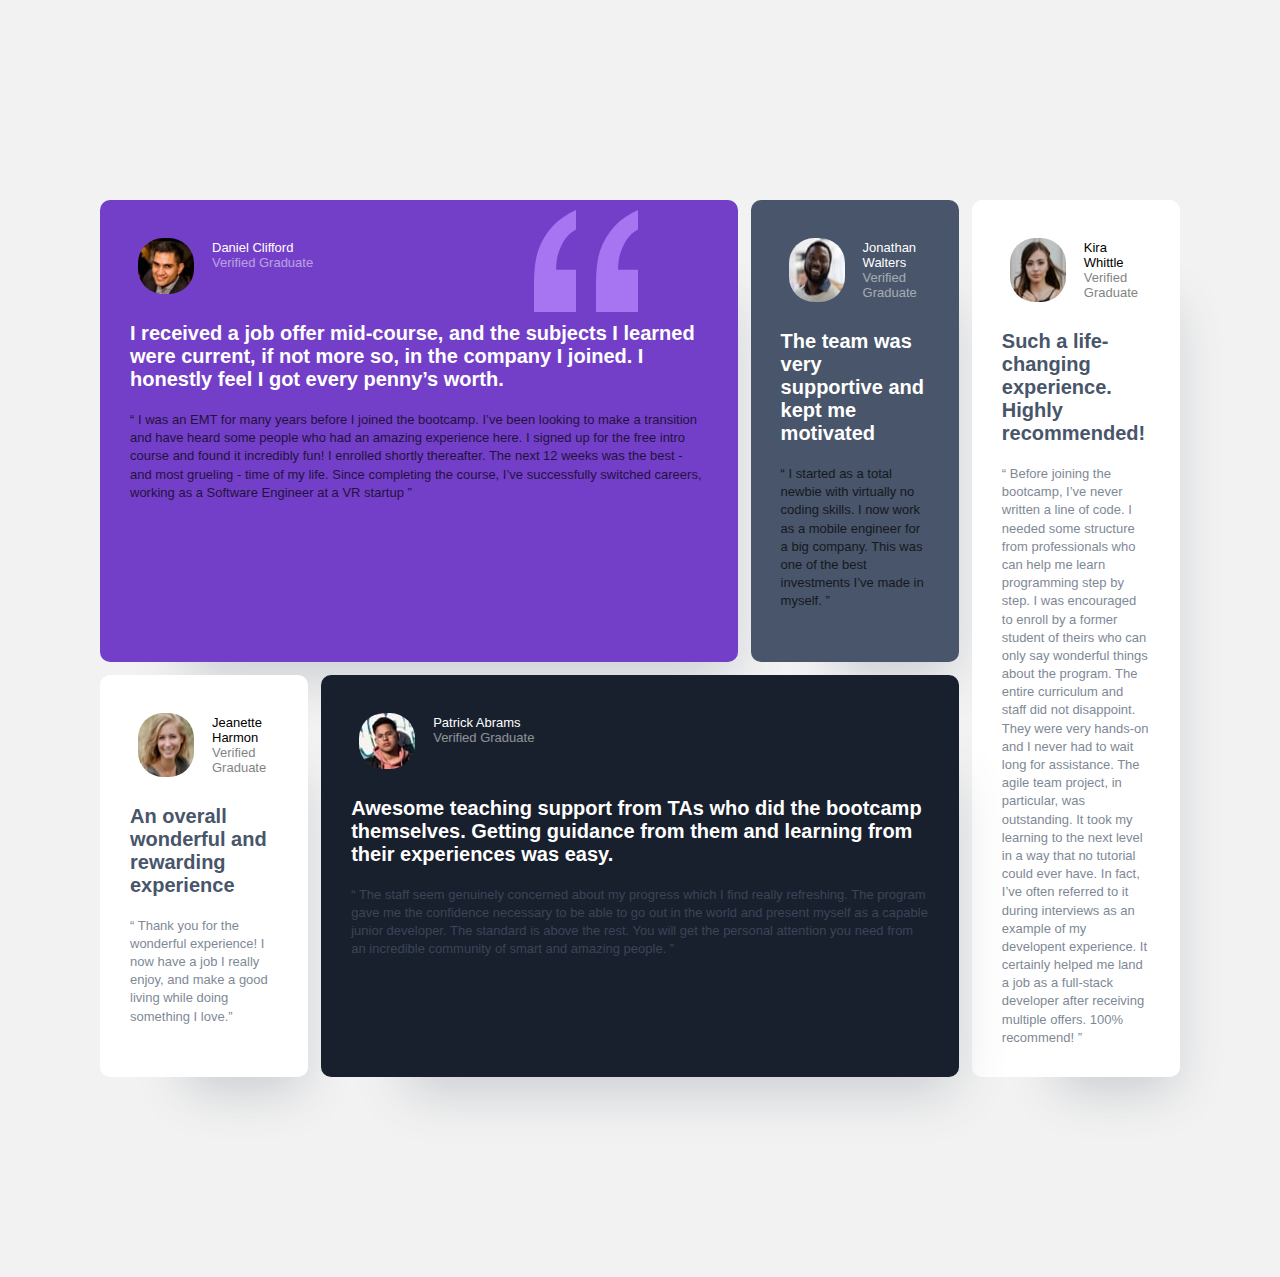
<file: index.html>
<!doctype html>
<html>
<head>
<title>Testimonial</title>
<meta name="description" content="Our first page">
<meta name="keywords" content="html tutorial template">
<link rel="stylesheet" href="index.css">
</head>
<body>
    <div class="testimonialSection1">
        <div class="profile">
            <img src=".\images\image-daniel.jpg" alt="Daniel">
            <div class="userInfo"> 
                <div class = "username">Daniel Clifford</div>
                <div class ="userStatus">Verified Graduate</div>
            </div>
        </div>
        <div class="testimonialText">
        <p>I received a job offer mid-course, 
            and the subjects I learned were current, 
            if not more so, in the company I joined. 
            I honestly feel I got every penny’s worth.</p>
        </div>
        <div class = "userBackground">
             <q> I was an EMT for many years before I joined the bootcamp. 
                I’ve been looking to make a transition and have heard some people who had an amazing experience here. 
                I signed up for the free intro course and found it incredibly fun! I enrolled shortly thereafter. 
                The next 12 weeks was the  best - and most grueling - time of my life. 
                Since completing the course, I’ve  successfully switched careers, working as a Software Engineer at a VR startup
            </q>
        </div>
    </div>
    <div class="testimonialSection2">
        <div class="profile">
            <img src=".\images\image-jonathan.jpg" alt="Daniel">
            <div class="userInfo"> Jonathan Walters
                <div class="userStatus">Verified Graduate</div>
            </div>
        </div>
        <div class="testimonialText">
        <p>The team was very supportive and kept me motivated</p>
        </div>
        <div class = "userBackground">
            <q> I started as a total newbie with virtually no coding skills. 
                I now work as a mobile engineer for a big company. 
                This was one of the best investments I’ve made in myself. </q>
        </div>
    </div>
    <div class="testimonialSection3">
        <div class="profile">
            <img src=".\images\image-kira.jpg" alt="Kira">
            <div class="userInfo"> Kira Whittle
                <div class="userStatus">Verified Graduate</div>
            </div>
        </div>
        <div class="testimonialText">
        <p>Such a life-changing experience. Highly recommended!</p>
        </div>
        <div class = "userBackground">
            <q> Before joining the bootcamp, 
                I’ve never written a line of code. 
                I needed some structure from professionals who can help me learn programming step by step.
                I was encouraged to enroll by a former student of theirs who can only say wonderful things about the program.
                The entire curriculum and staff did not disappoint. 
                They were very hands-on and I never had to wait long for assistance.
                The agile team project, in particular, was outstanding.
                It took my learning to the next level in a way that no tutorial could ever have. In fact,
                I’ve often referred to it during interviews as an example of my developent experience. 
                It certainly helped me land a job as a full-stack developer after receiving multiple offers. 
                100% recommend!
            </q>
        </div>
    </div>
    <div class="testimonialSection4">
        <div class="profile">
            <img src=".\images\image-jeanette.jpg" alt="Jeanette">
            <div class="userInfo"> Jeanette Harmon
                <div class="userStatus">Verified Graduate</div>
            </div>
        </div>
        <div class="testimonialText">
        <p>An overall wonderful and rewarding experience</p>
        </div>
        <div class = "userBackground">
            <q> Thank you for the wonderful experience! 
                I now have a job I really enjoy, 
                and make a good living while doing something I love.</q>
        </div>
    </div>
    <div class="testimonialSection5">
        <div class="profile">
            <img src=".\images\image-patrick.jpg" alt="Patrick">
            <div class="userInfo"> Patrick Abrams
                <div class="userStatus">Verified Graduate</div>
            </div>
        </div>
        <div class="testimonialText">
        <p>Awesome teaching support from TAs who did the bootcamp themselves. 
            Getting guidance from them and learning from their experiences was easy.</p>
        </div>
        <div class = "userBackground">
            <q> The staff seem genuinely concerned about my progress which I find really refreshing. The program gave me the confidence necessary to be able to go out in the world and present myself as a capable junior developer. 
                The standard is above the rest. 
                You will get the personal attention you need from an incredible community of smart and amazing people.  </q>
        </div>
    </div>
</body>
</html>
</file>
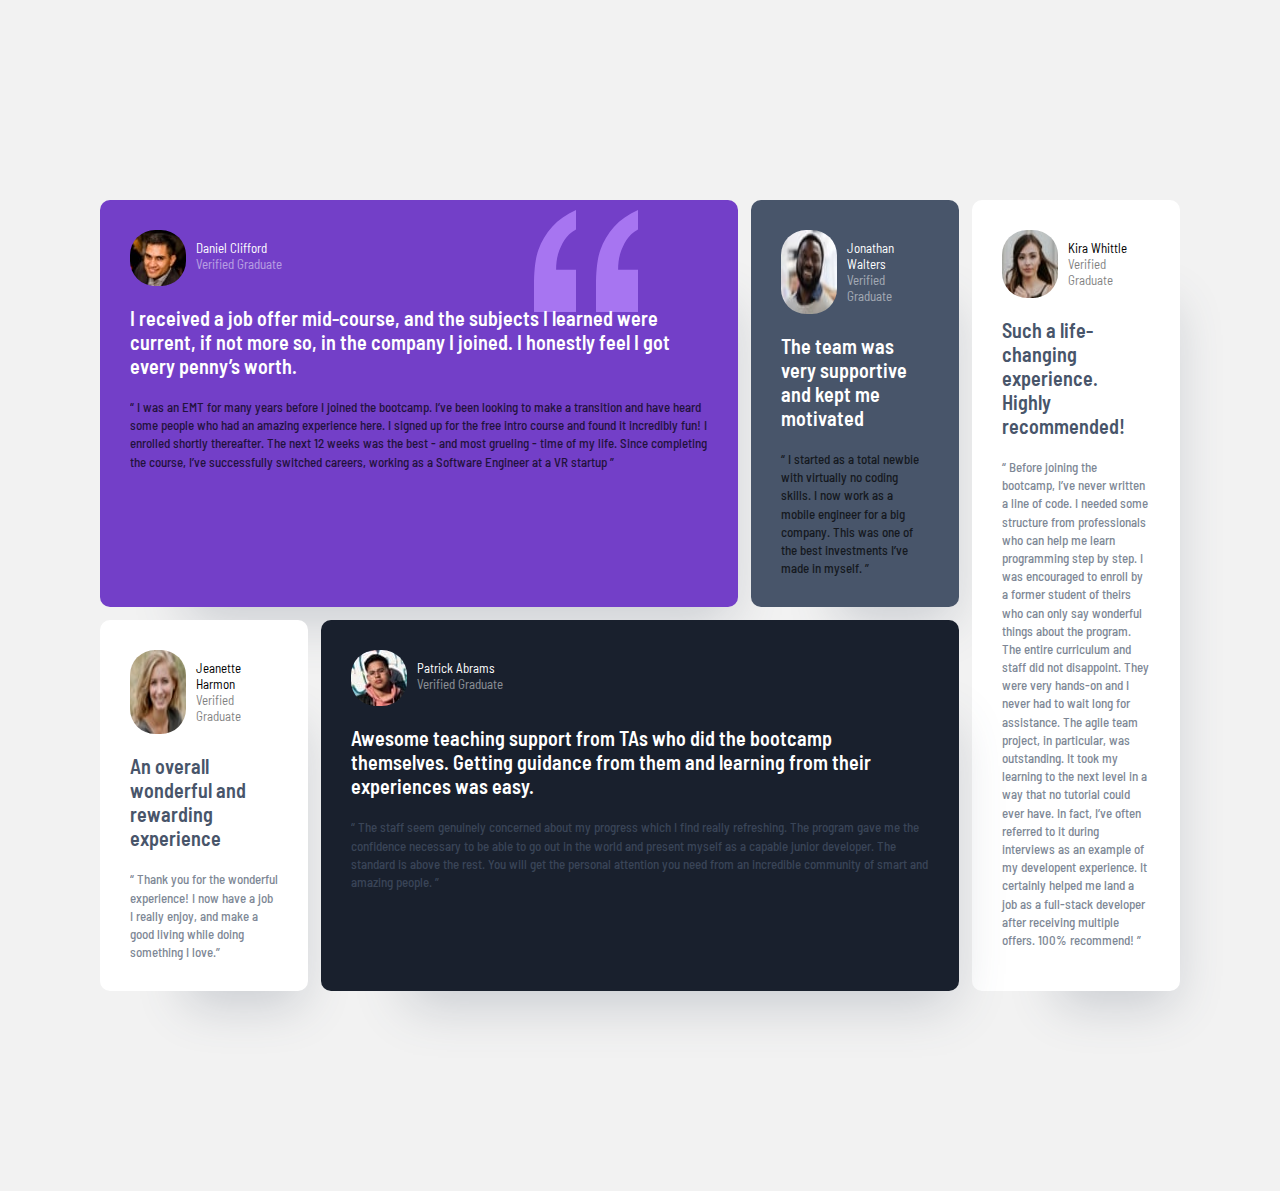
<file: src/index.html>
<!doctype html>
<html>
<head>
<title>Our Funky HTML Page</title>
<meta name="description" content="Our first page">
<meta name="keywords" content="html tutorial template">
<link rel="stylesheet" href="index.css">
<link rel="preconnect" href="https://fonts.googleapis.com">
<link rel="preconnect" href="https://fonts.gstatic.com" crossorigin>
<link href="https://fonts.googleapis.com/css2?family=Barlow+Semi+Condensed:wght@400;500&display=swap" rel="stylesheet">
</head>
<body>
    <div class="testimonialSection1">
        <div class="profile">
            <img src=".\images\image-daniel.jpg" alt="Daniel">
            <div class="userInfo"> 
                <div class = "username">Daniel Clifford</div>
                <div class ="userStatus">Verified Graduate</div>
            </div>
        </div>
        <div class="testimonialText">
        <p>I received a job offer mid-course, 
            and the subjects I learned were current, 
            if not more so, in the company I joined. 
            I honestly feel I got every penny’s worth.</p>
        </div>
        <div class = "userBackground">
             <q> I was an EMT for many years before I joined the bootcamp. 
                I’ve been looking to make a transition and have heard some people who had an amazing experience here. 
                I signed up for the free intro course and found it incredibly fun! I enrolled shortly thereafter. 
                The next 12 weeks was the  best - and most grueling - time of my life. 
                Since completing the course, I’ve  successfully switched careers, working as a Software Engineer at a VR startup
            </q>
        </div>
    </div>
    <div class="testimonialSection2">
        <div class="profile">
            <img src=".\images\image-jonathan.jpg" alt="Daniel">
            <div class="userInfo"> Jonathan Walters
                <div class="userStatus">Verified Graduate</div>
            </div>
        </div>
        <div class="testimonialText">
        <p>The team was very supportive and kept me motivated</p>
        </div>
        <div class = "userBackground">
            <q> I started as a total newbie with virtually no coding skills. 
                I now work as a mobile engineer for a big company. 
                This was one of the best investments I’ve made in myself. </q>
        </div>
    </div>
    <div class="testimonialSection3">
        <div class="profile">
            <img src=".\images\image-kira.jpg" alt="Kira">
            <div class="userInfo"> Kira Whittle
                <div class="userStatus">Verified Graduate</div>
            </div>
        </div>
        <div class="testimonialText">
        <p>Such a life-changing experience. Highly recommended!</p>
        </div>
        <div class = "userBackground">
            <q> Before joining the bootcamp, 
                I’ve never written a line of code. 
                I needed some structure from professionals who can help me learn programming step by step.
                I was encouraged to enroll by a former student of theirs who can only say wonderful things about the program.
                The entire curriculum and staff did not disappoint. 
                They were very hands-on and I never had to wait long for assistance.
                The agile team project, in particular, was outstanding.
                It took my learning to the next level in a way that no tutorial could ever have. In fact,
                I’ve often referred to it during interviews as an example of my developent experience. 
                It certainly helped me land a job as a full-stack developer after receiving multiple offers. 
                100% recommend!
            </q>
        </div>
    </div>
    <div class="testimonialSection4">
        <div class="profile">
            <img src=".\images\image-jeanette.jpg" alt="Jeanette">
            <div class="userInfo"> Jeanette Harmon
                <div class="userStatus">Verified Graduate</div>
            </div>
        </div>
        <div class="testimonialText">
        <p>An overall wonderful and rewarding experience</p>
        </div>
        <div class = "userBackground">
            <q> Thank you for the wonderful experience! 
                I now have a job I really enjoy, 
                and make a good living while doing something I love.</q>
        </div>
    </div>
    <div class="testimonialSection5">
        <div class="profile">
            <img src=".\images\image-patrick.jpg" alt="Patrick">
            <div class="userInfo"> Patrick Abrams
                <div class="userStatus">Verified Graduate</div>
            </div>
        </div>
        <div class="testimonialText">
        <p>Awesome teaching support from TAs who did the bootcamp themselves. 
            Getting guidance from them and learning from their experiences was easy.</p>
        </div>
        <div class = "userBackground">
            <q> The staff seem genuinely concerned about my progress which I find really refreshing. The program gave me the confidence necessary to be able to go out in the world and present myself as a capable junior developer. 
                The standard is above the rest. 
                You will get the personal attention you need from an incredible community of smart and amazing people.  </q>
        </div>
    </div>
</body>
</html>
</file>
<file: index.css>
body {
    max-width: 1440px;
    padding: 100px;
    margin: 100px auto;
    background-color: #F2F2F2;
    font-family: 'Barlow Semi Condensed', sans-serif;
    font-size: 13px;
    display: grid;
    grid-template-columns: 1fr 2fr 1fr 1fr;
    grid-gap: 1em;
}

.testimonialSection1 {
    background-color: #733FC8;
    background-image: url("./images/bg-pattern-quotation.svg");
    background-repeat: no-repeat;
    background-position: top 10px right 100px;
    padding: 30px;
    border-radius: 10px;
    grid-column:  1/3;
    grid-row: 1/2;
    box-shadow: 40px 60px 50px -47px rgba(72, 85, 106, 0.247378);
} 
.testimonialSection2 {
    background-color: #48556A;
    padding: 30px;
    border-radius: 10px;
    grid-column: 3/4;
    grid-row: 1/2;
    box-shadow: 40px 60px 50px -47px rgba(72, 85, 106, 0.247378);
}
.testimonialSection3 {
    background-color: #FFFFFF;
    padding: 30px;
    border-radius: 10px;
    grid-column: 4/5;
    grid-row: 1/3;
    box-shadow: 40px 60px 50px -47px rgba(72, 85, 106, 0.247378);
}
.testimonialSection4 {
    background-color: #FFFFFF;
    padding: 30px;
    border-radius: 10px;
    grid-column: 1/2;
    box-shadow: 40px 60px 50px -47px rgba(72, 85, 106, 0.247378);
}
.testimonialSection5 {
    background-color: #19202D;
    box-shadow: 40px 60px 50px -47px rgba(72, 85, 106, 0.247378);
    padding: 30px;
    border-radius: 10px;
    grid-column: 2/4;
}

.profile img {
    border-radius: 25px;
    margin: 8px;
}
.testimonialText {
    color: white;
    font-weight: 600;
    font-size: 20px;
}
.testimonialSection3 .testimonialText {
    color: #48556A;
}
.testimonialSection3 .userBackground{
    color: #48556A;
}

.testimonialSection4 .testimonialText {
    color: #48556A;
}
.testimonialSection4 .userBackground{
    color: #48556A;
}
.testimonialSection5 .userBackground{
    color: #48556A;
}
.profile{
    display: flex;
}
.testimonialSection1 .userInfo{
    color: white;
}
.testimonialSection2 .userInfo{
    color: white;
}
.testimonialSection5 .userInfo{
    color: white;
}
.userInfo{
    padding: 10px;
}
.userBackground {
    line-height: 1.4;
    font-weight: 500;
}
q {
    opacity: 70%;
}
.userStatus{
    opacity: 50%;
}

@media  screen and ( max-width: 768px){
    body{
        grid-template-columns: 1fr;
    }
    .testimonialSection1 {
        grid-column:  1;
        grid-row: 1/2;
        
    } 
    .testimonialSection2 {  
        grid-column: 1;
        grid-row: 3;
       
    }
    .testimonialSection3 {
        
        grid-column: 1;
        grid-row: 4;
        
    }
    .testimonialSection4 {
        grid-column: 1;
        grid-row: 5;
    }
    .testimonialSection5 {
        grid-row: 6;
        grid-column: 1;
    }
}
</file>
<file: src/index.css>
body {
    max-width: 1440px;
    padding: 100px;
    margin: 100px auto;
    background-color: #F2F2F2;
    font-family: 'Barlow Semi Condensed', sans-serif;
    font-size: 13px;
    display: grid;
    grid-template-columns: 1fr 2fr 1fr 1fr;
    grid-gap: 1em;
}

.testimonialSection1 {
    background-color: #733FC8;
    background-image: url("./images/bg-pattern-quotation.svg");
    background-repeat: no-repeat;
    background-position: top 10px right 100px;
    padding: 30px;
    border-radius: 10px;
    grid-column:  1/3;
    grid-row: 1/2;
    box-shadow: 40px 60px 50px -47px rgba(72, 85, 106, 0.247378);
} 
.testimonialSection2 {
    background-color: #48556A;
    padding: 30px;
    border-radius: 10px;
    grid-column: 3/4;
    grid-row: 1/2;
    box-shadow: 40px 60px 50px -47px rgba(72, 85, 106, 0.247378);
}
.testimonialSection3 {
    background-color: #FFFFFF;
    padding: 30px;
    border-radius: 10px;
    grid-column: 4/5;
    grid-row: 1/3;
    box-shadow: 40px 60px 50px -47px rgba(72, 85, 106, 0.247378);
}
.testimonialSection4 {
    background-color: #FFFFFF;
    padding: 30px;
    border-radius: 10px;
    grid-column: 1/2;
    box-shadow: 40px 60px 50px -47px rgba(72, 85, 106, 0.247378);
}
.testimonialSection5 {
    background-color: #19202D;
    box-shadow: 40px 60px 50px -47px rgba(72, 85, 106, 0.247378);
    padding: 30px;
    border-radius: 10px;
    grid-column: 2/4;
}

.profile img {
    border-radius: 25px;
}
.testimonialText {
    color: white;
    font-weight: 600;
    font-size: 20px;
}
.testimonialSection3 .testimonialText {
    color: #48556A;
}
.testimonialSection3 .userBackground{
    color: #48556A;
}

.testimonialSection4 .testimonialText {
    color: #48556A;
}
.testimonialSection4 .userBackground{
    color: #48556A;
}
.testimonialSection5 .userBackground{
    color: #48556A;
}
.profile{
    display: flex;
}
.testimonialSection1 .userInfo{
    color: white;
}
.testimonialSection2 .userInfo{
    color: white;
}
.testimonialSection5 .userInfo{
    color: white;
}
.userInfo{
    padding: 10px;
}
.userBackground {
    line-height: 1.4;
    font-weight: 500;
}
q {
    opacity: 70%;
}
.userStatus{
    opacity: 50%;
}

@media  screen and ( max-width: 768px){
    body{
        grid-template-columns: 1fr;
    }
    .testimonialSection1 {
        grid-column:  1;
        grid-row: 1/2;
        
    } 
    .testimonialSection2 {  
        grid-column: 1;
        grid-row: 3;
       
    }
    .testimonialSection3 {
        
        grid-column: 1;
        grid-row: 4;
        
    }
    .testimonialSection4 {
        grid-column: 1;
        grid-row: 5;
    }
    .testimonialSection5 {
        grid-row: 6;
        grid-column: 1;
    }
}
</file>
